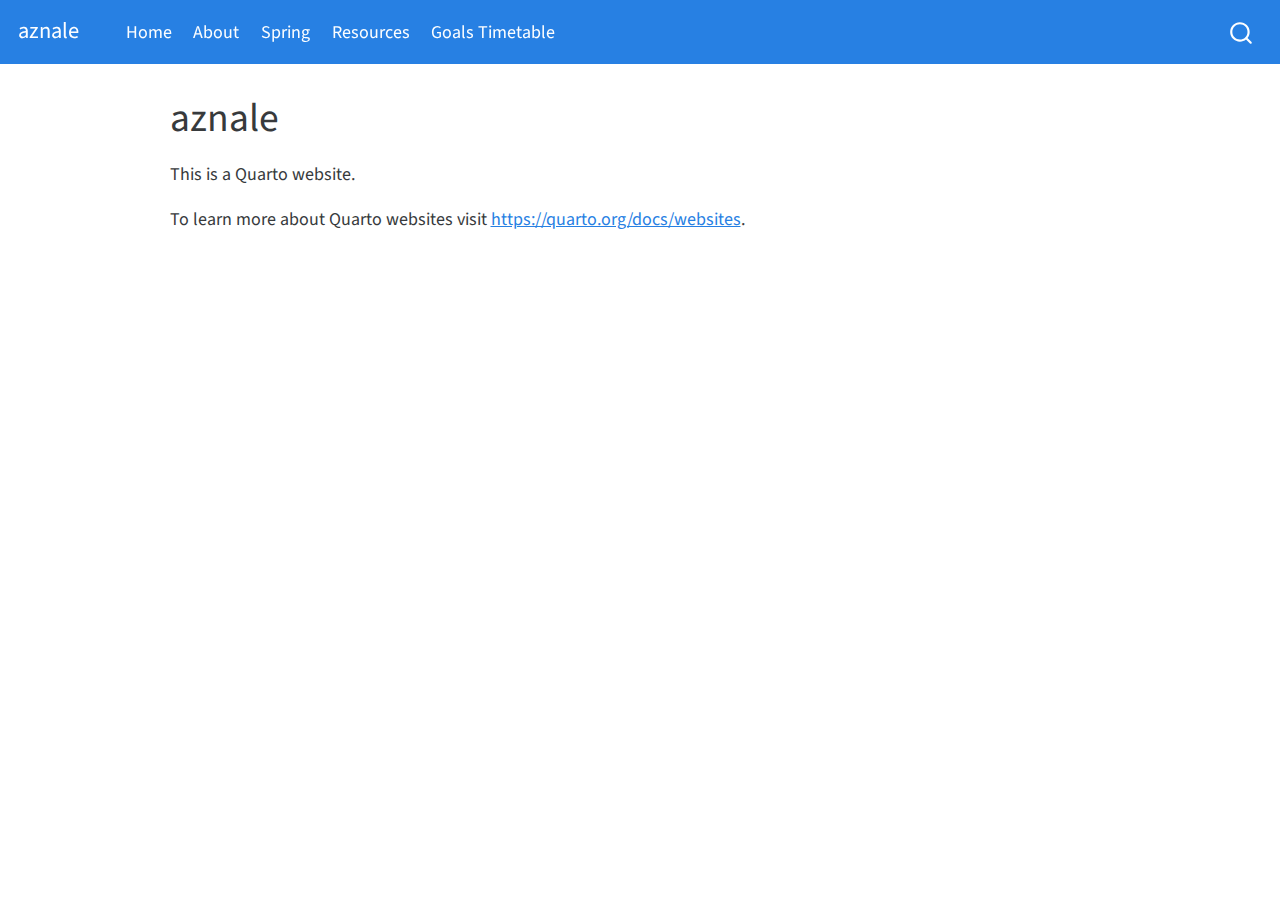
<file: index.html>
<!DOCTYPE html>
<html xmlns="http://www.w3.org/1999/xhtml" lang="en" xml:lang="en"><head>

<meta charset="utf-8">
<meta name="generator" content="quarto-1.2.335">

<meta name="viewport" content="width=device-width, initial-scale=1.0, user-scalable=yes">


<title>aznale</title>
<style>
code{white-space: pre-wrap;}
span.smallcaps{font-variant: small-caps;}
div.columns{display: flex; gap: min(4vw, 1.5em);}
div.column{flex: auto; overflow-x: auto;}
div.hanging-indent{margin-left: 1.5em; text-indent: -1.5em;}
ul.task-list{list-style: none;}
ul.task-list li input[type="checkbox"] {
  width: 0.8em;
  margin: 0 0.8em 0.2em -1.6em;
  vertical-align: middle;
}
</style>


<script src="site_libs/quarto-nav/quarto-nav.js"></script>
<script src="site_libs/quarto-nav/headroom.min.js"></script>
<script src="site_libs/clipboard/clipboard.min.js"></script>
<script src="site_libs/quarto-search/autocomplete.umd.js"></script>
<script src="site_libs/quarto-search/fuse.min.js"></script>
<script src="site_libs/quarto-search/quarto-search.js"></script>
<meta name="quarto:offset" content="./">
<script src="site_libs/quarto-html/quarto.js"></script>
<script src="site_libs/quarto-html/popper.min.js"></script>
<script src="site_libs/quarto-html/tippy.umd.min.js"></script>
<script src="site_libs/quarto-html/anchor.min.js"></script>
<link href="site_libs/quarto-html/tippy.css" rel="stylesheet">
<link href="site_libs/quarto-html/quarto-syntax-highlighting.css" rel="stylesheet" id="quarto-text-highlighting-styles">
<script src="site_libs/bootstrap/bootstrap.min.js"></script>
<link href="site_libs/bootstrap/bootstrap-icons.css" rel="stylesheet">
<link href="site_libs/bootstrap/bootstrap.min.css" rel="stylesheet" id="quarto-bootstrap" data-mode="light">
<script id="quarto-search-options" type="application/json">{
  "location": "navbar",
  "copy-button": false,
  "collapse-after": 3,
  "panel-placement": "end",
  "type": "overlay",
  "limit": 20,
  "language": {
    "search-no-results-text": "No results",
    "search-matching-documents-text": "matching documents",
    "search-copy-link-title": "Copy link to search",
    "search-hide-matches-text": "Hide additional matches",
    "search-more-match-text": "more match in this document",
    "search-more-matches-text": "more matches in this document",
    "search-clear-button-title": "Clear",
    "search-detached-cancel-button-title": "Cancel",
    "search-submit-button-title": "Submit"
  }
}</script>


<link rel="stylesheet" href="styles.css">
</head>

<body class="nav-fixed">


<div id="quarto-search-results"></div>
  <header id="quarto-header" class="headroom fixed-top">
    <nav class="navbar navbar-expand-lg navbar-dark ">
      <div class="navbar-container container-fluid">
      <div class="navbar-brand-container">
    <a class="navbar-brand" href="./index.html">
    <span class="navbar-title">aznale</span>
    </a>
  </div>
          <button class="navbar-toggler" type="button" data-bs-toggle="collapse" data-bs-target="#navbarCollapse" aria-controls="navbarCollapse" aria-expanded="false" aria-label="Toggle navigation" onclick="if (window.quartoToggleHeadroom) { window.quartoToggleHeadroom(); }">
  <span class="navbar-toggler-icon"></span>
</button>
          <div class="collapse navbar-collapse" id="navbarCollapse">
            <ul class="navbar-nav navbar-nav-scroll me-auto">
  <li class="nav-item">
    <a class="nav-link active" href="./index.html" aria-current="page">
 <span class="menu-text">Home</span></a>
  </li>  
  <li class="nav-item">
    <a class="nav-link" href="./about.html">
 <span class="menu-text">About</span></a>
  </li>  
  <li class="nav-item">
    <a class="nav-link" href="./spring.html">
 <span class="menu-text">Spring</span></a>
  </li>  
  <li class="nav-item">
    <a class="nav-link" href="./resources.html">
 <span class="menu-text">Resources</span></a>
  </li>  
  <li class="nav-item">
    <a class="nav-link" href="./goalsTimetable.html">
 <span class="menu-text">Goals Timetable</span></a>
  </li>  
</ul>
              <div id="quarto-search" class="" title="Search"></div>
          </div> <!-- /navcollapse -->
      </div> <!-- /container-fluid -->
    </nav>
</header>
<!-- content -->
<div id="quarto-content" class="quarto-container page-columns page-rows-contents page-layout-article page-navbar">
<!-- sidebar -->
<!-- margin-sidebar -->
    <div id="quarto-margin-sidebar" class="sidebar margin-sidebar">
        
    </div>
<!-- main -->
<main class="content" id="quarto-document-content">

<header id="title-block-header" class="quarto-title-block default">
<div class="quarto-title">
<h1 class="title">aznale</h1>
</div>



<div class="quarto-title-meta">

    
  
    
  </div>
  

</header>

<p>This is a Quarto website.</p>
<p>To learn more about Quarto websites visit <a href="https://quarto.org/docs/websites" class="uri">https://quarto.org/docs/websites</a>.</p>



</main> <!-- /main -->
<script id="quarto-html-after-body" type="application/javascript">
window.document.addEventListener("DOMContentLoaded", function (event) {
  const toggleBodyColorMode = (bsSheetEl) => {
    const mode = bsSheetEl.getAttribute("data-mode");
    const bodyEl = window.document.querySelector("body");
    if (mode === "dark") {
      bodyEl.classList.add("quarto-dark");
      bodyEl.classList.remove("quarto-light");
    } else {
      bodyEl.classList.add("quarto-light");
      bodyEl.classList.remove("quarto-dark");
    }
  }
  const toggleBodyColorPrimary = () => {
    const bsSheetEl = window.document.querySelector("link#quarto-bootstrap");
    if (bsSheetEl) {
      toggleBodyColorMode(bsSheetEl);
    }
  }
  toggleBodyColorPrimary();  
  const icon = "";
  const anchorJS = new window.AnchorJS();
  anchorJS.options = {
    placement: 'right',
    icon: icon
  };
  anchorJS.add('.anchored');
  const clipboard = new window.ClipboardJS('.code-copy-button', {
    target: function(trigger) {
      return trigger.previousElementSibling;
    }
  });
  clipboard.on('success', function(e) {
    // button target
    const button = e.trigger;
    // don't keep focus
    button.blur();
    // flash "checked"
    button.classList.add('code-copy-button-checked');
    var currentTitle = button.getAttribute("title");
    button.setAttribute("title", "Copied!");
    let tooltip;
    if (window.bootstrap) {
      button.setAttribute("data-bs-toggle", "tooltip");
      button.setAttribute("data-bs-placement", "left");
      button.setAttribute("data-bs-title", "Copied!");
      tooltip = new bootstrap.Tooltip(button, 
        { trigger: "manual", 
          customClass: "code-copy-button-tooltip",
          offset: [0, -8]});
      tooltip.show();    
    }
    setTimeout(function() {
      if (tooltip) {
        tooltip.hide();
        button.removeAttribute("data-bs-title");
        button.removeAttribute("data-bs-toggle");
        button.removeAttribute("data-bs-placement");
      }
      button.setAttribute("title", currentTitle);
      button.classList.remove('code-copy-button-checked');
    }, 1000);
    // clear code selection
    e.clearSelection();
  });
  function tippyHover(el, contentFn) {
    const config = {
      allowHTML: true,
      content: contentFn,
      maxWidth: 500,
      delay: 100,
      arrow: false,
      appendTo: function(el) {
          return el.parentElement;
      },
      interactive: true,
      interactiveBorder: 10,
      theme: 'quarto',
      placement: 'bottom-start'
    };
    window.tippy(el, config); 
  }
  const noterefs = window.document.querySelectorAll('a[role="doc-noteref"]');
  for (var i=0; i<noterefs.length; i++) {
    const ref = noterefs[i];
    tippyHover(ref, function() {
      // use id or data attribute instead here
      let href = ref.getAttribute('data-footnote-href') || ref.getAttribute('href');
      try { href = new URL(href).hash; } catch {}
      const id = href.replace(/^#\/?/, "");
      const note = window.document.getElementById(id);
      return note.innerHTML;
    });
  }
  const findCites = (el) => {
    const parentEl = el.parentElement;
    if (parentEl) {
      const cites = parentEl.dataset.cites;
      if (cites) {
        return {
          el,
          cites: cites.split(' ')
        };
      } else {
        return findCites(el.parentElement)
      }
    } else {
      return undefined;
    }
  };
  var bibliorefs = window.document.querySelectorAll('a[role="doc-biblioref"]');
  for (var i=0; i<bibliorefs.length; i++) {
    const ref = bibliorefs[i];
    const citeInfo = findCites(ref);
    if (citeInfo) {
      tippyHover(citeInfo.el, function() {
        var popup = window.document.createElement('div');
        citeInfo.cites.forEach(function(cite) {
          var citeDiv = window.document.createElement('div');
          citeDiv.classList.add('hanging-indent');
          citeDiv.classList.add('csl-entry');
          var biblioDiv = window.document.getElementById('ref-' + cite);
          if (biblioDiv) {
            citeDiv.innerHTML = biblioDiv.innerHTML;
          }
          popup.appendChild(citeDiv);
        });
        return popup.innerHTML;
      });
    }
  }
});
</script>
</div> <!-- /content -->



</body></html>
</file>
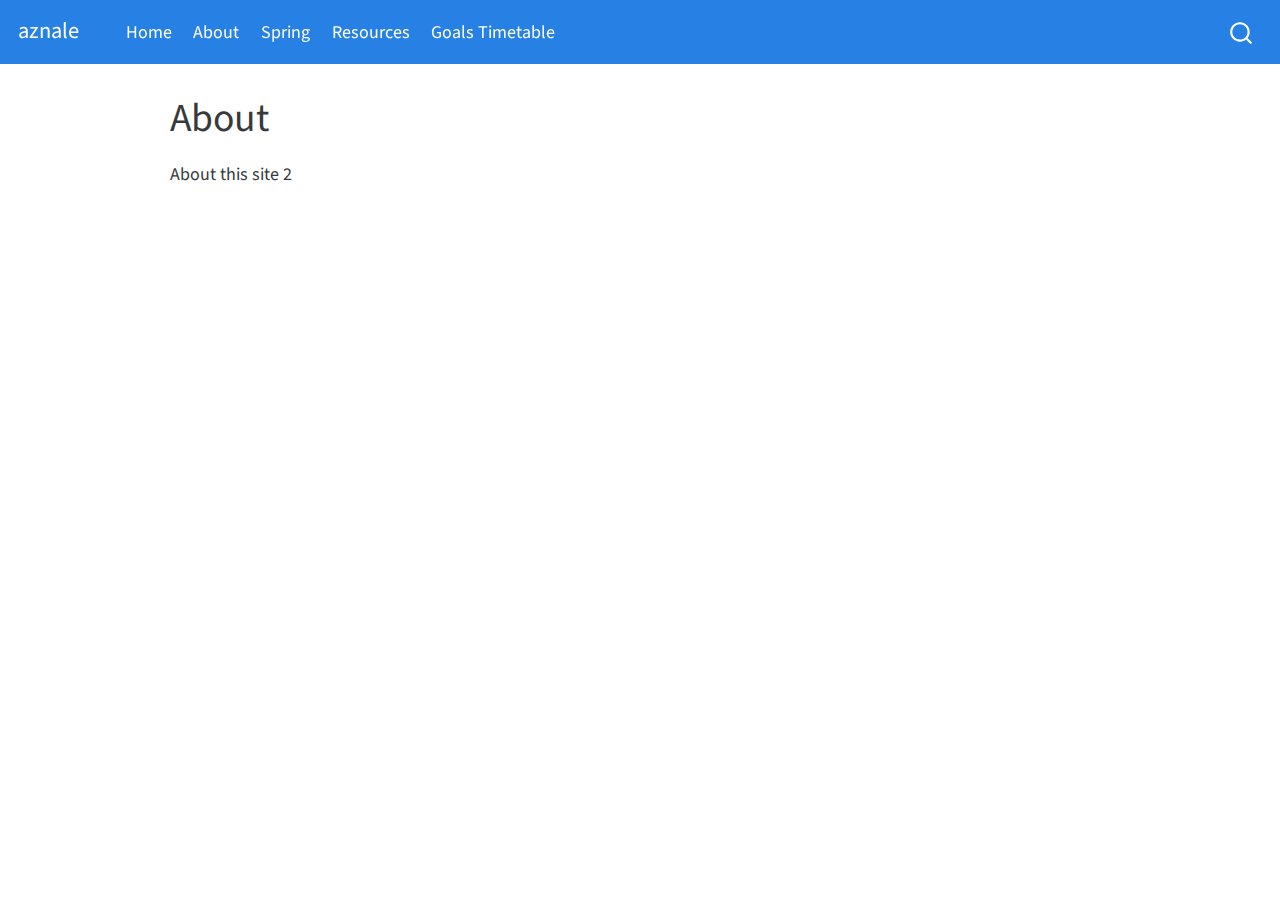
<file: about.html>
<!DOCTYPE html>
<html xmlns="http://www.w3.org/1999/xhtml" lang="en" xml:lang="en"><head>

<meta charset="utf-8">
<meta name="generator" content="quarto-1.2.335">

<meta name="viewport" content="width=device-width, initial-scale=1.0, user-scalable=yes">


<title>aznale - About</title>
<style>
code{white-space: pre-wrap;}
span.smallcaps{font-variant: small-caps;}
div.columns{display: flex; gap: min(4vw, 1.5em);}
div.column{flex: auto; overflow-x: auto;}
div.hanging-indent{margin-left: 1.5em; text-indent: -1.5em;}
ul.task-list{list-style: none;}
ul.task-list li input[type="checkbox"] {
  width: 0.8em;
  margin: 0 0.8em 0.2em -1.6em;
  vertical-align: middle;
}
</style>


<script src="site_libs/quarto-nav/quarto-nav.js"></script>
<script src="site_libs/quarto-nav/headroom.min.js"></script>
<script src="site_libs/clipboard/clipboard.min.js"></script>
<script src="site_libs/quarto-search/autocomplete.umd.js"></script>
<script src="site_libs/quarto-search/fuse.min.js"></script>
<script src="site_libs/quarto-search/quarto-search.js"></script>
<meta name="quarto:offset" content="./">
<script src="site_libs/quarto-html/quarto.js"></script>
<script src="site_libs/quarto-html/popper.min.js"></script>
<script src="site_libs/quarto-html/tippy.umd.min.js"></script>
<script src="site_libs/quarto-html/anchor.min.js"></script>
<link href="site_libs/quarto-html/tippy.css" rel="stylesheet">
<link href="site_libs/quarto-html/quarto-syntax-highlighting.css" rel="stylesheet" id="quarto-text-highlighting-styles">
<script src="site_libs/bootstrap/bootstrap.min.js"></script>
<link href="site_libs/bootstrap/bootstrap-icons.css" rel="stylesheet">
<link href="site_libs/bootstrap/bootstrap.min.css" rel="stylesheet" id="quarto-bootstrap" data-mode="light">
<script id="quarto-search-options" type="application/json">{
  "location": "navbar",
  "copy-button": false,
  "collapse-after": 3,
  "panel-placement": "end",
  "type": "overlay",
  "limit": 20,
  "language": {
    "search-no-results-text": "No results",
    "search-matching-documents-text": "matching documents",
    "search-copy-link-title": "Copy link to search",
    "search-hide-matches-text": "Hide additional matches",
    "search-more-match-text": "more match in this document",
    "search-more-matches-text": "more matches in this document",
    "search-clear-button-title": "Clear",
    "search-detached-cancel-button-title": "Cancel",
    "search-submit-button-title": "Submit"
  }
}</script>


<link rel="stylesheet" href="styles.css">
</head>

<body class="nav-fixed">


<div id="quarto-search-results"></div>
  <header id="quarto-header" class="headroom fixed-top">
    <nav class="navbar navbar-expand-lg navbar-dark ">
      <div class="navbar-container container-fluid">
      <div class="navbar-brand-container">
    <a class="navbar-brand" href="./index.html">
    <span class="navbar-title">aznale</span>
    </a>
  </div>
          <button class="navbar-toggler" type="button" data-bs-toggle="collapse" data-bs-target="#navbarCollapse" aria-controls="navbarCollapse" aria-expanded="false" aria-label="Toggle navigation" onclick="if (window.quartoToggleHeadroom) { window.quartoToggleHeadroom(); }">
  <span class="navbar-toggler-icon"></span>
</button>
          <div class="collapse navbar-collapse" id="navbarCollapse">
            <ul class="navbar-nav navbar-nav-scroll me-auto">
  <li class="nav-item">
    <a class="nav-link" href="./index.html">
 <span class="menu-text">Home</span></a>
  </li>  
  <li class="nav-item">
    <a class="nav-link active" href="./about.html" aria-current="page">
 <span class="menu-text">About</span></a>
  </li>  
  <li class="nav-item">
    <a class="nav-link" href="./spring.html">
 <span class="menu-text">Spring</span></a>
  </li>  
  <li class="nav-item">
    <a class="nav-link" href="./resources.html">
 <span class="menu-text">Resources</span></a>
  </li>  
  <li class="nav-item">
    <a class="nav-link" href="./goalsTimetable.html">
 <span class="menu-text">Goals Timetable</span></a>
  </li>  
</ul>
              <div id="quarto-search" class="" title="Search"></div>
          </div> <!-- /navcollapse -->
      </div> <!-- /container-fluid -->
    </nav>
</header>
<!-- content -->
<div id="quarto-content" class="quarto-container page-columns page-rows-contents page-layout-article page-navbar">
<!-- sidebar -->
<!-- margin-sidebar -->
    <div id="quarto-margin-sidebar" class="sidebar margin-sidebar">
        
    </div>
<!-- main -->
<main class="content" id="quarto-document-content">

<header id="title-block-header" class="quarto-title-block default">
<div class="quarto-title">
<h1 class="title">About</h1>
</div>



<div class="quarto-title-meta">

    
  
    
  </div>
  

</header>

<p>About this site 2</p>



</main> <!-- /main -->
<script id="quarto-html-after-body" type="application/javascript">
window.document.addEventListener("DOMContentLoaded", function (event) {
  const toggleBodyColorMode = (bsSheetEl) => {
    const mode = bsSheetEl.getAttribute("data-mode");
    const bodyEl = window.document.querySelector("body");
    if (mode === "dark") {
      bodyEl.classList.add("quarto-dark");
      bodyEl.classList.remove("quarto-light");
    } else {
      bodyEl.classList.add("quarto-light");
      bodyEl.classList.remove("quarto-dark");
    }
  }
  const toggleBodyColorPrimary = () => {
    const bsSheetEl = window.document.querySelector("link#quarto-bootstrap");
    if (bsSheetEl) {
      toggleBodyColorMode(bsSheetEl);
    }
  }
  toggleBodyColorPrimary();  
  const icon = "";
  const anchorJS = new window.AnchorJS();
  anchorJS.options = {
    placement: 'right',
    icon: icon
  };
  anchorJS.add('.anchored');
  const clipboard = new window.ClipboardJS('.code-copy-button', {
    target: function(trigger) {
      return trigger.previousElementSibling;
    }
  });
  clipboard.on('success', function(e) {
    // button target
    const button = e.trigger;
    // don't keep focus
    button.blur();
    // flash "checked"
    button.classList.add('code-copy-button-checked');
    var currentTitle = button.getAttribute("title");
    button.setAttribute("title", "Copied!");
    let tooltip;
    if (window.bootstrap) {
      button.setAttribute("data-bs-toggle", "tooltip");
      button.setAttribute("data-bs-placement", "left");
      button.setAttribute("data-bs-title", "Copied!");
      tooltip = new bootstrap.Tooltip(button, 
        { trigger: "manual", 
          customClass: "code-copy-button-tooltip",
          offset: [0, -8]});
      tooltip.show();    
    }
    setTimeout(function() {
      if (tooltip) {
        tooltip.hide();
        button.removeAttribute("data-bs-title");
        button.removeAttribute("data-bs-toggle");
        button.removeAttribute("data-bs-placement");
      }
      button.setAttribute("title", currentTitle);
      button.classList.remove('code-copy-button-checked');
    }, 1000);
    // clear code selection
    e.clearSelection();
  });
  function tippyHover(el, contentFn) {
    const config = {
      allowHTML: true,
      content: contentFn,
      maxWidth: 500,
      delay: 100,
      arrow: false,
      appendTo: function(el) {
          return el.parentElement;
      },
      interactive: true,
      interactiveBorder: 10,
      theme: 'quarto',
      placement: 'bottom-start'
    };
    window.tippy(el, config); 
  }
  const noterefs = window.document.querySelectorAll('a[role="doc-noteref"]');
  for (var i=0; i<noterefs.length; i++) {
    const ref = noterefs[i];
    tippyHover(ref, function() {
      // use id or data attribute instead here
      let href = ref.getAttribute('data-footnote-href') || ref.getAttribute('href');
      try { href = new URL(href).hash; } catch {}
      const id = href.replace(/^#\/?/, "");
      const note = window.document.getElementById(id);
      return note.innerHTML;
    });
  }
  const findCites = (el) => {
    const parentEl = el.parentElement;
    if (parentEl) {
      const cites = parentEl.dataset.cites;
      if (cites) {
        return {
          el,
          cites: cites.split(' ')
        };
      } else {
        return findCites(el.parentElement)
      }
    } else {
      return undefined;
    }
  };
  var bibliorefs = window.document.querySelectorAll('a[role="doc-biblioref"]');
  for (var i=0; i<bibliorefs.length; i++) {
    const ref = bibliorefs[i];
    const citeInfo = findCites(ref);
    if (citeInfo) {
      tippyHover(citeInfo.el, function() {
        var popup = window.document.createElement('div');
        citeInfo.cites.forEach(function(cite) {
          var citeDiv = window.document.createElement('div');
          citeDiv.classList.add('hanging-indent');
          citeDiv.classList.add('csl-entry');
          var biblioDiv = window.document.getElementById('ref-' + cite);
          if (biblioDiv) {
            citeDiv.innerHTML = biblioDiv.innerHTML;
          }
          popup.appendChild(citeDiv);
        });
        return popup.innerHTML;
      });
    }
  }
});
</script>
</div> <!-- /content -->



</body></html>
</file>
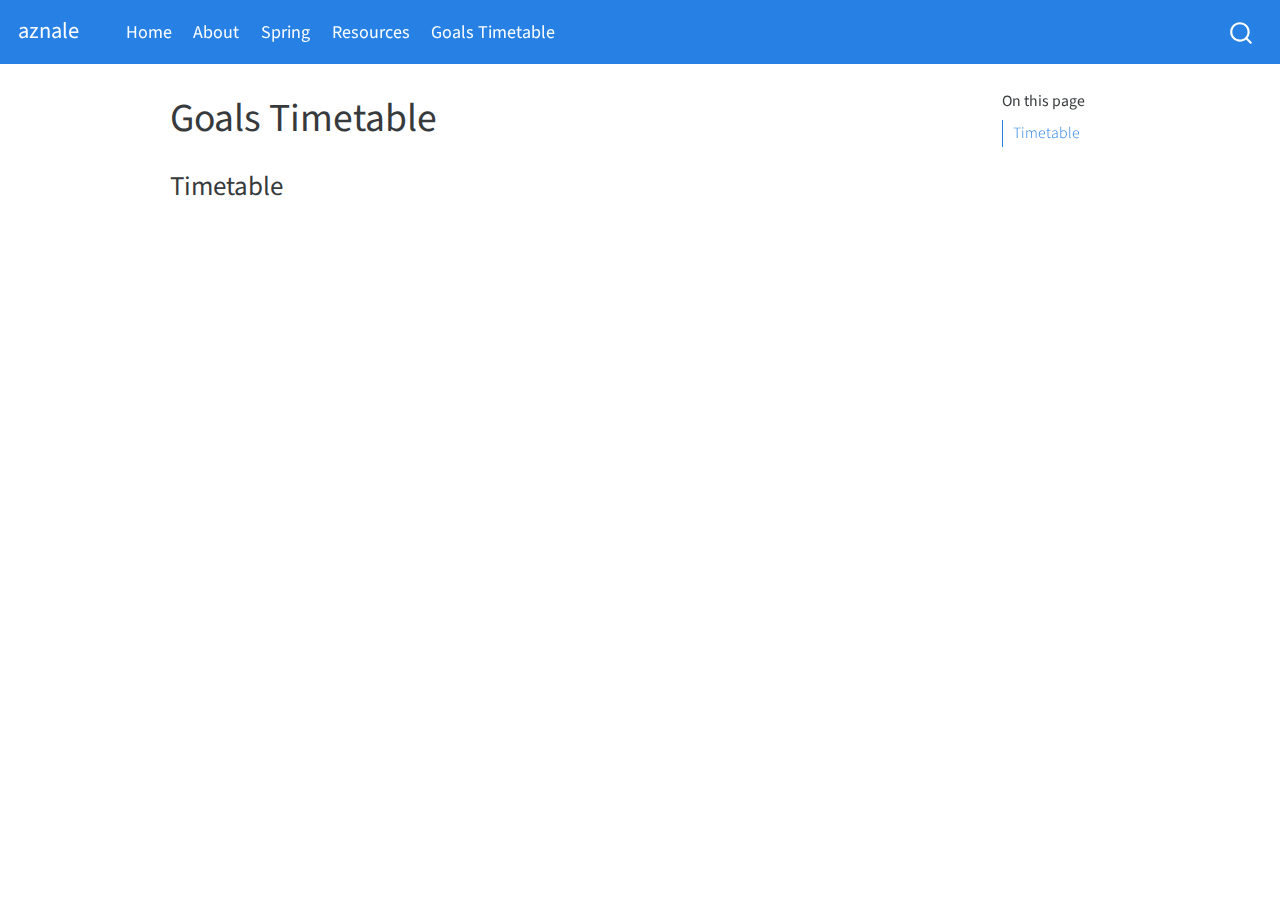
<file: goalsTimetable.html>
<!DOCTYPE html>
<html xmlns="http://www.w3.org/1999/xhtml" lang="en" xml:lang="en"><head>

<meta charset="utf-8">
<meta name="generator" content="quarto-1.2.335">

<meta name="viewport" content="width=device-width, initial-scale=1.0, user-scalable=yes">


<title>aznale - Goals Timetable</title>
<style>
code{white-space: pre-wrap;}
span.smallcaps{font-variant: small-caps;}
div.columns{display: flex; gap: min(4vw, 1.5em);}
div.column{flex: auto; overflow-x: auto;}
div.hanging-indent{margin-left: 1.5em; text-indent: -1.5em;}
ul.task-list{list-style: none;}
ul.task-list li input[type="checkbox"] {
  width: 0.8em;
  margin: 0 0.8em 0.2em -1.6em;
  vertical-align: middle;
}
</style>


<script src="site_libs/quarto-nav/quarto-nav.js"></script>
<script src="site_libs/quarto-nav/headroom.min.js"></script>
<script src="site_libs/clipboard/clipboard.min.js"></script>
<script src="site_libs/quarto-search/autocomplete.umd.js"></script>
<script src="site_libs/quarto-search/fuse.min.js"></script>
<script src="site_libs/quarto-search/quarto-search.js"></script>
<meta name="quarto:offset" content="./">
<script src="site_libs/quarto-html/quarto.js"></script>
<script src="site_libs/quarto-html/popper.min.js"></script>
<script src="site_libs/quarto-html/tippy.umd.min.js"></script>
<script src="site_libs/quarto-html/anchor.min.js"></script>
<link href="site_libs/quarto-html/tippy.css" rel="stylesheet">
<link href="site_libs/quarto-html/quarto-syntax-highlighting.css" rel="stylesheet" id="quarto-text-highlighting-styles">
<script src="site_libs/bootstrap/bootstrap.min.js"></script>
<link href="site_libs/bootstrap/bootstrap-icons.css" rel="stylesheet">
<link href="site_libs/bootstrap/bootstrap.min.css" rel="stylesheet" id="quarto-bootstrap" data-mode="light">
<script id="quarto-search-options" type="application/json">{
  "location": "navbar",
  "copy-button": false,
  "collapse-after": 3,
  "panel-placement": "end",
  "type": "overlay",
  "limit": 20,
  "language": {
    "search-no-results-text": "No results",
    "search-matching-documents-text": "matching documents",
    "search-copy-link-title": "Copy link to search",
    "search-hide-matches-text": "Hide additional matches",
    "search-more-match-text": "more match in this document",
    "search-more-matches-text": "more matches in this document",
    "search-clear-button-title": "Clear",
    "search-detached-cancel-button-title": "Cancel",
    "search-submit-button-title": "Submit"
  }
}</script>


<link rel="stylesheet" href="styles.css">
</head>

<body class="nav-fixed">


<div id="quarto-search-results"></div>
  <header id="quarto-header" class="headroom fixed-top">
    <nav class="navbar navbar-expand-lg navbar-dark ">
      <div class="navbar-container container-fluid">
      <div class="navbar-brand-container">
    <a class="navbar-brand" href="./index.html">
    <span class="navbar-title">aznale</span>
    </a>
  </div>
          <button class="navbar-toggler" type="button" data-bs-toggle="collapse" data-bs-target="#navbarCollapse" aria-controls="navbarCollapse" aria-expanded="false" aria-label="Toggle navigation" onclick="if (window.quartoToggleHeadroom) { window.quartoToggleHeadroom(); }">
  <span class="navbar-toggler-icon"></span>
</button>
          <div class="collapse navbar-collapse" id="navbarCollapse">
            <ul class="navbar-nav navbar-nav-scroll me-auto">
  <li class="nav-item">
    <a class="nav-link" href="./index.html">
 <span class="menu-text">Home</span></a>
  </li>  
  <li class="nav-item">
    <a class="nav-link" href="./about.html">
 <span class="menu-text">About</span></a>
  </li>  
  <li class="nav-item">
    <a class="nav-link" href="./spring.html">
 <span class="menu-text">Spring</span></a>
  </li>  
  <li class="nav-item">
    <a class="nav-link" href="./resources.html">
 <span class="menu-text">Resources</span></a>
  </li>  
  <li class="nav-item">
    <a class="nav-link active" href="./goalsTimetable.html" aria-current="page">
 <span class="menu-text">Goals Timetable</span></a>
  </li>  
</ul>
              <div id="quarto-search" class="" title="Search"></div>
          </div> <!-- /navcollapse -->
      </div> <!-- /container-fluid -->
    </nav>
</header>
<!-- content -->
<div id="quarto-content" class="quarto-container page-columns page-rows-contents page-layout-article page-navbar">
<!-- sidebar -->
<!-- margin-sidebar -->
    <div id="quarto-margin-sidebar" class="sidebar margin-sidebar">
        <nav id="TOC" role="doc-toc" class="toc-active">
    <h2 id="toc-title">On this page</h2>
   
  <ul>
  <li><a href="#timetable" id="toc-timetable" class="nav-link active" data-scroll-target="#timetable">Timetable</a></li>
  </ul>
</nav>
    </div>
<!-- main -->
<main class="content" id="quarto-document-content">

<header id="title-block-header" class="quarto-title-block default">
<div class="quarto-title">
<h1 class="title">Goals Timetable</h1>
</div>



<div class="quarto-title-meta">

    
  
    
  </div>
  

</header>

<section id="timetable" class="level3">
<h3 class="anchored" data-anchor-id="timetable">Timetable</h3>


</section>

</main> <!-- /main -->
<script id="quarto-html-after-body" type="application/javascript">
window.document.addEventListener("DOMContentLoaded", function (event) {
  const toggleBodyColorMode = (bsSheetEl) => {
    const mode = bsSheetEl.getAttribute("data-mode");
    const bodyEl = window.document.querySelector("body");
    if (mode === "dark") {
      bodyEl.classList.add("quarto-dark");
      bodyEl.classList.remove("quarto-light");
    } else {
      bodyEl.classList.add("quarto-light");
      bodyEl.classList.remove("quarto-dark");
    }
  }
  const toggleBodyColorPrimary = () => {
    const bsSheetEl = window.document.querySelector("link#quarto-bootstrap");
    if (bsSheetEl) {
      toggleBodyColorMode(bsSheetEl);
    }
  }
  toggleBodyColorPrimary();  
  const icon = "";
  const anchorJS = new window.AnchorJS();
  anchorJS.options = {
    placement: 'right',
    icon: icon
  };
  anchorJS.add('.anchored');
  const clipboard = new window.ClipboardJS('.code-copy-button', {
    target: function(trigger) {
      return trigger.previousElementSibling;
    }
  });
  clipboard.on('success', function(e) {
    // button target
    const button = e.trigger;
    // don't keep focus
    button.blur();
    // flash "checked"
    button.classList.add('code-copy-button-checked');
    var currentTitle = button.getAttribute("title");
    button.setAttribute("title", "Copied!");
    let tooltip;
    if (window.bootstrap) {
      button.setAttribute("data-bs-toggle", "tooltip");
      button.setAttribute("data-bs-placement", "left");
      button.setAttribute("data-bs-title", "Copied!");
      tooltip = new bootstrap.Tooltip(button, 
        { trigger: "manual", 
          customClass: "code-copy-button-tooltip",
          offset: [0, -8]});
      tooltip.show();    
    }
    setTimeout(function() {
      if (tooltip) {
        tooltip.hide();
        button.removeAttribute("data-bs-title");
        button.removeAttribute("data-bs-toggle");
        button.removeAttribute("data-bs-placement");
      }
      button.setAttribute("title", currentTitle);
      button.classList.remove('code-copy-button-checked');
    }, 1000);
    // clear code selection
    e.clearSelection();
  });
  function tippyHover(el, contentFn) {
    const config = {
      allowHTML: true,
      content: contentFn,
      maxWidth: 500,
      delay: 100,
      arrow: false,
      appendTo: function(el) {
          return el.parentElement;
      },
      interactive: true,
      interactiveBorder: 10,
      theme: 'quarto',
      placement: 'bottom-start'
    };
    window.tippy(el, config); 
  }
  const noterefs = window.document.querySelectorAll('a[role="doc-noteref"]');
  for (var i=0; i<noterefs.length; i++) {
    const ref = noterefs[i];
    tippyHover(ref, function() {
      // use id or data attribute instead here
      let href = ref.getAttribute('data-footnote-href') || ref.getAttribute('href');
      try { href = new URL(href).hash; } catch {}
      const id = href.replace(/^#\/?/, "");
      const note = window.document.getElementById(id);
      return note.innerHTML;
    });
  }
  const findCites = (el) => {
    const parentEl = el.parentElement;
    if (parentEl) {
      const cites = parentEl.dataset.cites;
      if (cites) {
        return {
          el,
          cites: cites.split(' ')
        };
      } else {
        return findCites(el.parentElement)
      }
    } else {
      return undefined;
    }
  };
  var bibliorefs = window.document.querySelectorAll('a[role="doc-biblioref"]');
  for (var i=0; i<bibliorefs.length; i++) {
    const ref = bibliorefs[i];
    const citeInfo = findCites(ref);
    if (citeInfo) {
      tippyHover(citeInfo.el, function() {
        var popup = window.document.createElement('div');
        citeInfo.cites.forEach(function(cite) {
          var citeDiv = window.document.createElement('div');
          citeDiv.classList.add('hanging-indent');
          citeDiv.classList.add('csl-entry');
          var biblioDiv = window.document.getElementById('ref-' + cite);
          if (biblioDiv) {
            citeDiv.innerHTML = biblioDiv.innerHTML;
          }
          popup.appendChild(citeDiv);
        });
        return popup.innerHTML;
      });
    }
  }
});
</script>
</div> <!-- /content -->



</body></html>
</file>
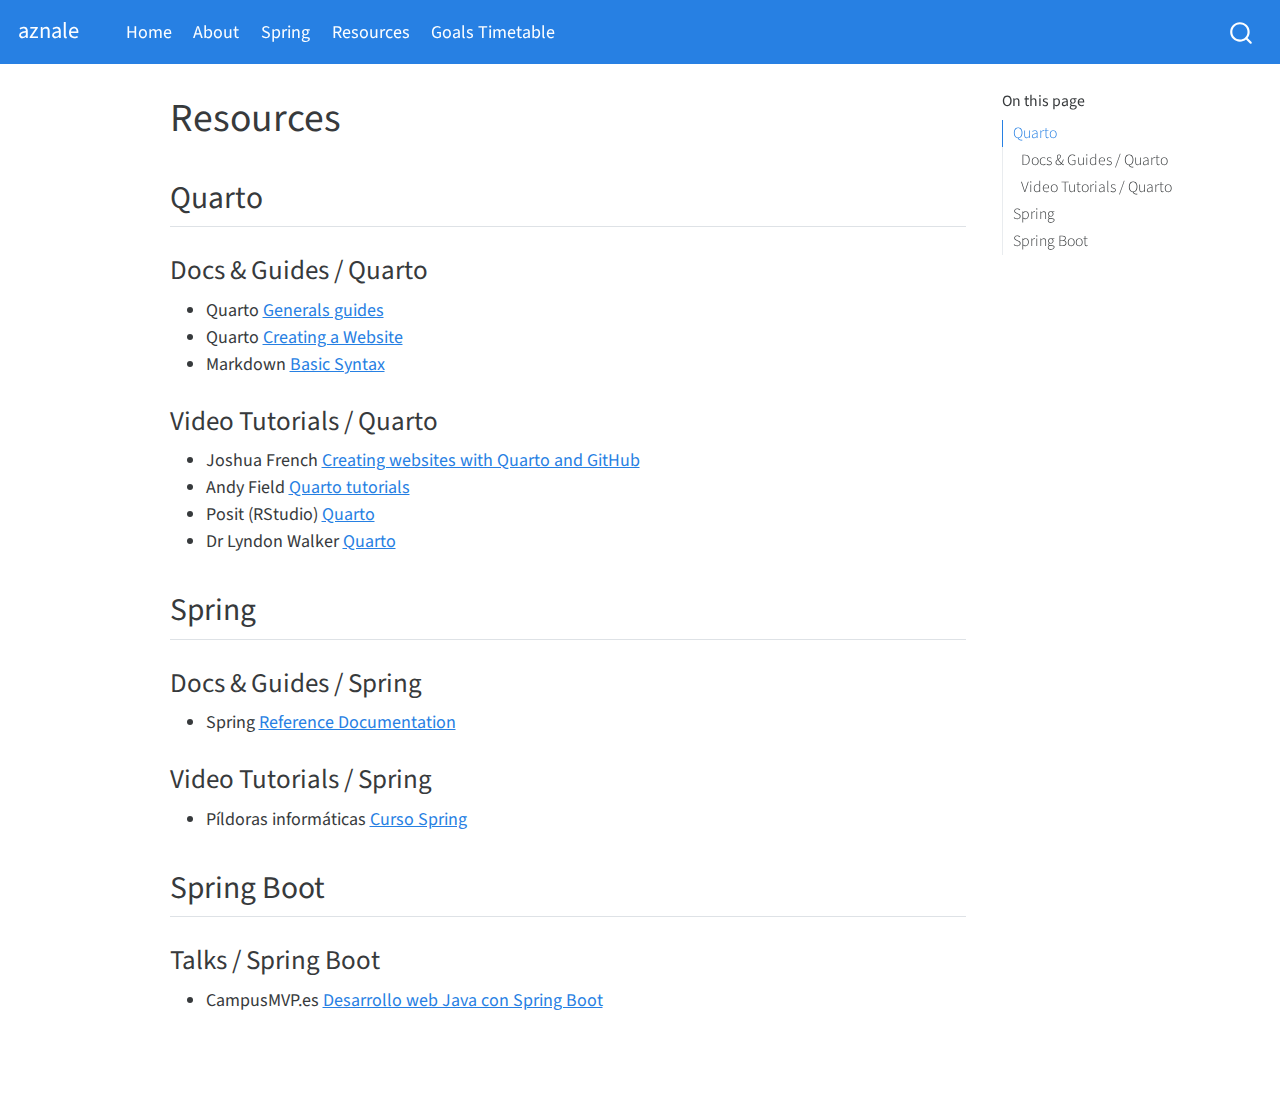
<file: resources.html>
<!DOCTYPE html>
<html xmlns="http://www.w3.org/1999/xhtml" lang="en" xml:lang="en"><head>

<meta charset="utf-8">
<meta name="generator" content="quarto-1.2.335">

<meta name="viewport" content="width=device-width, initial-scale=1.0, user-scalable=yes">


<title>aznale - Resources</title>
<style>
code{white-space: pre-wrap;}
span.smallcaps{font-variant: small-caps;}
div.columns{display: flex; gap: min(4vw, 1.5em);}
div.column{flex: auto; overflow-x: auto;}
div.hanging-indent{margin-left: 1.5em; text-indent: -1.5em;}
ul.task-list{list-style: none;}
ul.task-list li input[type="checkbox"] {
  width: 0.8em;
  margin: 0 0.8em 0.2em -1.6em;
  vertical-align: middle;
}
</style>


<script src="site_libs/quarto-nav/quarto-nav.js"></script>
<script src="site_libs/quarto-nav/headroom.min.js"></script>
<script src="site_libs/clipboard/clipboard.min.js"></script>
<script src="site_libs/quarto-search/autocomplete.umd.js"></script>
<script src="site_libs/quarto-search/fuse.min.js"></script>
<script src="site_libs/quarto-search/quarto-search.js"></script>
<meta name="quarto:offset" content="./">
<script src="site_libs/quarto-html/quarto.js"></script>
<script src="site_libs/quarto-html/popper.min.js"></script>
<script src="site_libs/quarto-html/tippy.umd.min.js"></script>
<script src="site_libs/quarto-html/anchor.min.js"></script>
<link href="site_libs/quarto-html/tippy.css" rel="stylesheet">
<link href="site_libs/quarto-html/quarto-syntax-highlighting.css" rel="stylesheet" id="quarto-text-highlighting-styles">
<script src="site_libs/bootstrap/bootstrap.min.js"></script>
<link href="site_libs/bootstrap/bootstrap-icons.css" rel="stylesheet">
<link href="site_libs/bootstrap/bootstrap.min.css" rel="stylesheet" id="quarto-bootstrap" data-mode="light">
<script id="quarto-search-options" type="application/json">{
  "location": "navbar",
  "copy-button": false,
  "collapse-after": 3,
  "panel-placement": "end",
  "type": "overlay",
  "limit": 20,
  "language": {
    "search-no-results-text": "No results",
    "search-matching-documents-text": "matching documents",
    "search-copy-link-title": "Copy link to search",
    "search-hide-matches-text": "Hide additional matches",
    "search-more-match-text": "more match in this document",
    "search-more-matches-text": "more matches in this document",
    "search-clear-button-title": "Clear",
    "search-detached-cancel-button-title": "Cancel",
    "search-submit-button-title": "Submit"
  }
}</script>


<link rel="stylesheet" href="styles.css">
</head>

<body class="nav-fixed">


<div id="quarto-search-results"></div>
  <header id="quarto-header" class="headroom fixed-top">
    <nav class="navbar navbar-expand-lg navbar-dark ">
      <div class="navbar-container container-fluid">
      <div class="navbar-brand-container">
    <a class="navbar-brand" href="./index.html">
    <span class="navbar-title">aznale</span>
    </a>
  </div>
          <button class="navbar-toggler" type="button" data-bs-toggle="collapse" data-bs-target="#navbarCollapse" aria-controls="navbarCollapse" aria-expanded="false" aria-label="Toggle navigation" onclick="if (window.quartoToggleHeadroom) { window.quartoToggleHeadroom(); }">
  <span class="navbar-toggler-icon"></span>
</button>
          <div class="collapse navbar-collapse" id="navbarCollapse">
            <ul class="navbar-nav navbar-nav-scroll me-auto">
  <li class="nav-item">
    <a class="nav-link" href="./index.html">
 <span class="menu-text">Home</span></a>
  </li>  
  <li class="nav-item">
    <a class="nav-link" href="./about.html">
 <span class="menu-text">About</span></a>
  </li>  
  <li class="nav-item">
    <a class="nav-link" href="./spring.html">
 <span class="menu-text">Spring</span></a>
  </li>  
  <li class="nav-item">
    <a class="nav-link active" href="./resources.html" aria-current="page">
 <span class="menu-text">Resources</span></a>
  </li>  
  <li class="nav-item">
    <a class="nav-link" href="./goalsTimetable.html">
 <span class="menu-text">Goals Timetable</span></a>
  </li>  
</ul>
              <div id="quarto-search" class="" title="Search"></div>
          </div> <!-- /navcollapse -->
      </div> <!-- /container-fluid -->
    </nav>
</header>
<!-- content -->
<div id="quarto-content" class="quarto-container page-columns page-rows-contents page-layout-article page-navbar">
<!-- sidebar -->
<!-- margin-sidebar -->
    <div id="quarto-margin-sidebar" class="sidebar margin-sidebar">
        <nav id="TOC" role="doc-toc" class="toc-active">
    <h2 id="toc-title">On this page</h2>
   
  <ul>
  <li><a href="#quarto" id="toc-quarto" class="nav-link active" data-scroll-target="#quarto">Quarto</a>
  <ul class="collapse">
  <li><a href="#docs-guides-quarto" id="toc-docs-guides-quarto" class="nav-link" data-scroll-target="#docs-guides-quarto">Docs &amp; Guides / Quarto</a></li>
  <li><a href="#video-tutorials-quarto" id="toc-video-tutorials-quarto" class="nav-link" data-scroll-target="#video-tutorials-quarto">Video Tutorials / Quarto</a></li>
  </ul></li>
  <li><a href="#spring" id="toc-spring" class="nav-link" data-scroll-target="#spring">Spring</a>
  <ul class="collapse">
  <li><a href="#docs-guides-spring" id="toc-docs-guides-spring" class="nav-link" data-scroll-target="#docs-guides-spring">Docs &amp; Guides / Spring</a></li>
  <li><a href="#video-tutorials-spring" id="toc-video-tutorials-spring" class="nav-link" data-scroll-target="#video-tutorials-spring">Video Tutorials / Spring</a></li>
  </ul></li>
  <li><a href="#spring-boot" id="toc-spring-boot" class="nav-link" data-scroll-target="#spring-boot">Spring Boot</a>
  <ul class="collapse">
  <li><a href="#talks-spring-boot" id="toc-talks-spring-boot" class="nav-link" data-scroll-target="#talks-spring-boot">Talks / Spring Boot</a></li>
  </ul></li>
  </ul>
</nav>
    </div>
<!-- main -->
<main class="content" id="quarto-document-content">

<header id="title-block-header" class="quarto-title-block default">
<div class="quarto-title">
<h1 class="title">Resources</h1>
</div>



<div class="quarto-title-meta">

    
  
    
  </div>
  

</header>

<section id="quarto" class="level2">
<h2 class="anchored" data-anchor-id="quarto">Quarto</h2>
<section id="docs-guides-quarto" class="level3">
<h3 class="anchored" data-anchor-id="docs-guides-quarto">Docs &amp; Guides / Quarto</h3>
<ul>
<li>Quarto <a href="https://quarto.org/docs/guide/">Generals guides</a></li>
<li>Quarto <a href="https://quarto.org/docs/websites/">Creating a Website</a></li>
<li>Markdown <a href="https://www.markdownguide.org/basic-syntax/">Basic Syntax</a></li>
</ul>
</section>
<section id="video-tutorials-quarto" class="level3">
<h3 class="anchored" data-anchor-id="video-tutorials-quarto">Video Tutorials / Quarto</h3>
<ul>
<li>Joshua French <a href="https://www.youtube.com/watch?v=e9qCS8ODs4o&amp;list=PLkrJrLs7xfbXcEKhTCKRSr2VXH4yiBeXo">Creating websites with Quarto and GitHub</a></li>
<li>Andy Field <a href="https://www.youtube.com/watch?v=4rKWIJXe3mA&amp;list=PLEzw67WWDg80-fT1hq2IZf7D62tRmKy8f&amp;index=1">Quarto tutorials</a></li>
<li>Posit (RStudio) <a href="https://www.youtube.com/watch?v=yvi5uXQMvu4&amp;list=PL9HYL-VRX0oRupficE2l5DGgVIzpypTHs">Quarto</a></li>
<li>Dr Lyndon Walker <a href="https://www.youtube.com/watch?v=yAlhq8yhLsw&amp;list=PL4Brb3wh2n0wbAONByKD6mfGihKoTk6kf">Quarto</a></li>
</ul>
</section>
</section>
<section id="spring" class="level2">
<h2 class="anchored" data-anchor-id="spring">Spring</h2>
<section id="docs-guides-spring" class="level3">
<h3 class="anchored" data-anchor-id="docs-guides-spring">Docs &amp; Guides / Spring</h3>
<ul>
<li>Spring <a href="https://docs.spring.io/spring-framework/docs/3.0.x/spring-framework-reference/html/index.html">Reference Documentation</a></li>
</ul>
</section>
<section id="video-tutorials-spring" class="level3">
<h3 class="anchored" data-anchor-id="video-tutorials-spring">Video Tutorials / Spring</h3>
<ul>
<li>Píldoras informáticas <a href="https://www.youtube.com/watch?v=kFIvslQQZ9k&amp;list=PLU8oAlHdN5Blq85GIxtKjIXdfHPksV_Hm">Curso Spring</a></li>
</ul>
</section>
</section>
<section id="spring-boot" class="level2">
<h2 class="anchored" data-anchor-id="spring-boot">Spring Boot</h2>
<section id="talks-spring-boot" class="level3">
<h3 class="anchored" data-anchor-id="talks-spring-boot">Talks / Spring Boot</h3>
<ul>
<li>CampusMVP.es <a href="https://www.youtube.com/watch?v=ajA6F1y8iYE&amp;t=114s">Desarrollo web Java con Spring Boot</a></li>
</ul>


</section>
</section>

</main> <!-- /main -->
<script id="quarto-html-after-body" type="application/javascript">
window.document.addEventListener("DOMContentLoaded", function (event) {
  const toggleBodyColorMode = (bsSheetEl) => {
    const mode = bsSheetEl.getAttribute("data-mode");
    const bodyEl = window.document.querySelector("body");
    if (mode === "dark") {
      bodyEl.classList.add("quarto-dark");
      bodyEl.classList.remove("quarto-light");
    } else {
      bodyEl.classList.add("quarto-light");
      bodyEl.classList.remove("quarto-dark");
    }
  }
  const toggleBodyColorPrimary = () => {
    const bsSheetEl = window.document.querySelector("link#quarto-bootstrap");
    if (bsSheetEl) {
      toggleBodyColorMode(bsSheetEl);
    }
  }
  toggleBodyColorPrimary();  
  const icon = "";
  const anchorJS = new window.AnchorJS();
  anchorJS.options = {
    placement: 'right',
    icon: icon
  };
  anchorJS.add('.anchored');
  const clipboard = new window.ClipboardJS('.code-copy-button', {
    target: function(trigger) {
      return trigger.previousElementSibling;
    }
  });
  clipboard.on('success', function(e) {
    // button target
    const button = e.trigger;
    // don't keep focus
    button.blur();
    // flash "checked"
    button.classList.add('code-copy-button-checked');
    var currentTitle = button.getAttribute("title");
    button.setAttribute("title", "Copied!");
    let tooltip;
    if (window.bootstrap) {
      button.setAttribute("data-bs-toggle", "tooltip");
      button.setAttribute("data-bs-placement", "left");
      button.setAttribute("data-bs-title", "Copied!");
      tooltip = new bootstrap.Tooltip(button, 
        { trigger: "manual", 
          customClass: "code-copy-button-tooltip",
          offset: [0, -8]});
      tooltip.show();    
    }
    setTimeout(function() {
      if (tooltip) {
        tooltip.hide();
        button.removeAttribute("data-bs-title");
        button.removeAttribute("data-bs-toggle");
        button.removeAttribute("data-bs-placement");
      }
      button.setAttribute("title", currentTitle);
      button.classList.remove('code-copy-button-checked');
    }, 1000);
    // clear code selection
    e.clearSelection();
  });
  function tippyHover(el, contentFn) {
    const config = {
      allowHTML: true,
      content: contentFn,
      maxWidth: 500,
      delay: 100,
      arrow: false,
      appendTo: function(el) {
          return el.parentElement;
      },
      interactive: true,
      interactiveBorder: 10,
      theme: 'quarto',
      placement: 'bottom-start'
    };
    window.tippy(el, config); 
  }
  const noterefs = window.document.querySelectorAll('a[role="doc-noteref"]');
  for (var i=0; i<noterefs.length; i++) {
    const ref = noterefs[i];
    tippyHover(ref, function() {
      // use id or data attribute instead here
      let href = ref.getAttribute('data-footnote-href') || ref.getAttribute('href');
      try { href = new URL(href).hash; } catch {}
      const id = href.replace(/^#\/?/, "");
      const note = window.document.getElementById(id);
      return note.innerHTML;
    });
  }
  const findCites = (el) => {
    const parentEl = el.parentElement;
    if (parentEl) {
      const cites = parentEl.dataset.cites;
      if (cites) {
        return {
          el,
          cites: cites.split(' ')
        };
      } else {
        return findCites(el.parentElement)
      }
    } else {
      return undefined;
    }
  };
  var bibliorefs = window.document.querySelectorAll('a[role="doc-biblioref"]');
  for (var i=0; i<bibliorefs.length; i++) {
    const ref = bibliorefs[i];
    const citeInfo = findCites(ref);
    if (citeInfo) {
      tippyHover(citeInfo.el, function() {
        var popup = window.document.createElement('div');
        citeInfo.cites.forEach(function(cite) {
          var citeDiv = window.document.createElement('div');
          citeDiv.classList.add('hanging-indent');
          citeDiv.classList.add('csl-entry');
          var biblioDiv = window.document.getElementById('ref-' + cite);
          if (biblioDiv) {
            citeDiv.innerHTML = biblioDiv.innerHTML;
          }
          popup.appendChild(citeDiv);
        });
        return popup.innerHTML;
      });
    }
  }
});
</script>
</div> <!-- /content -->



</body></html>
</file>
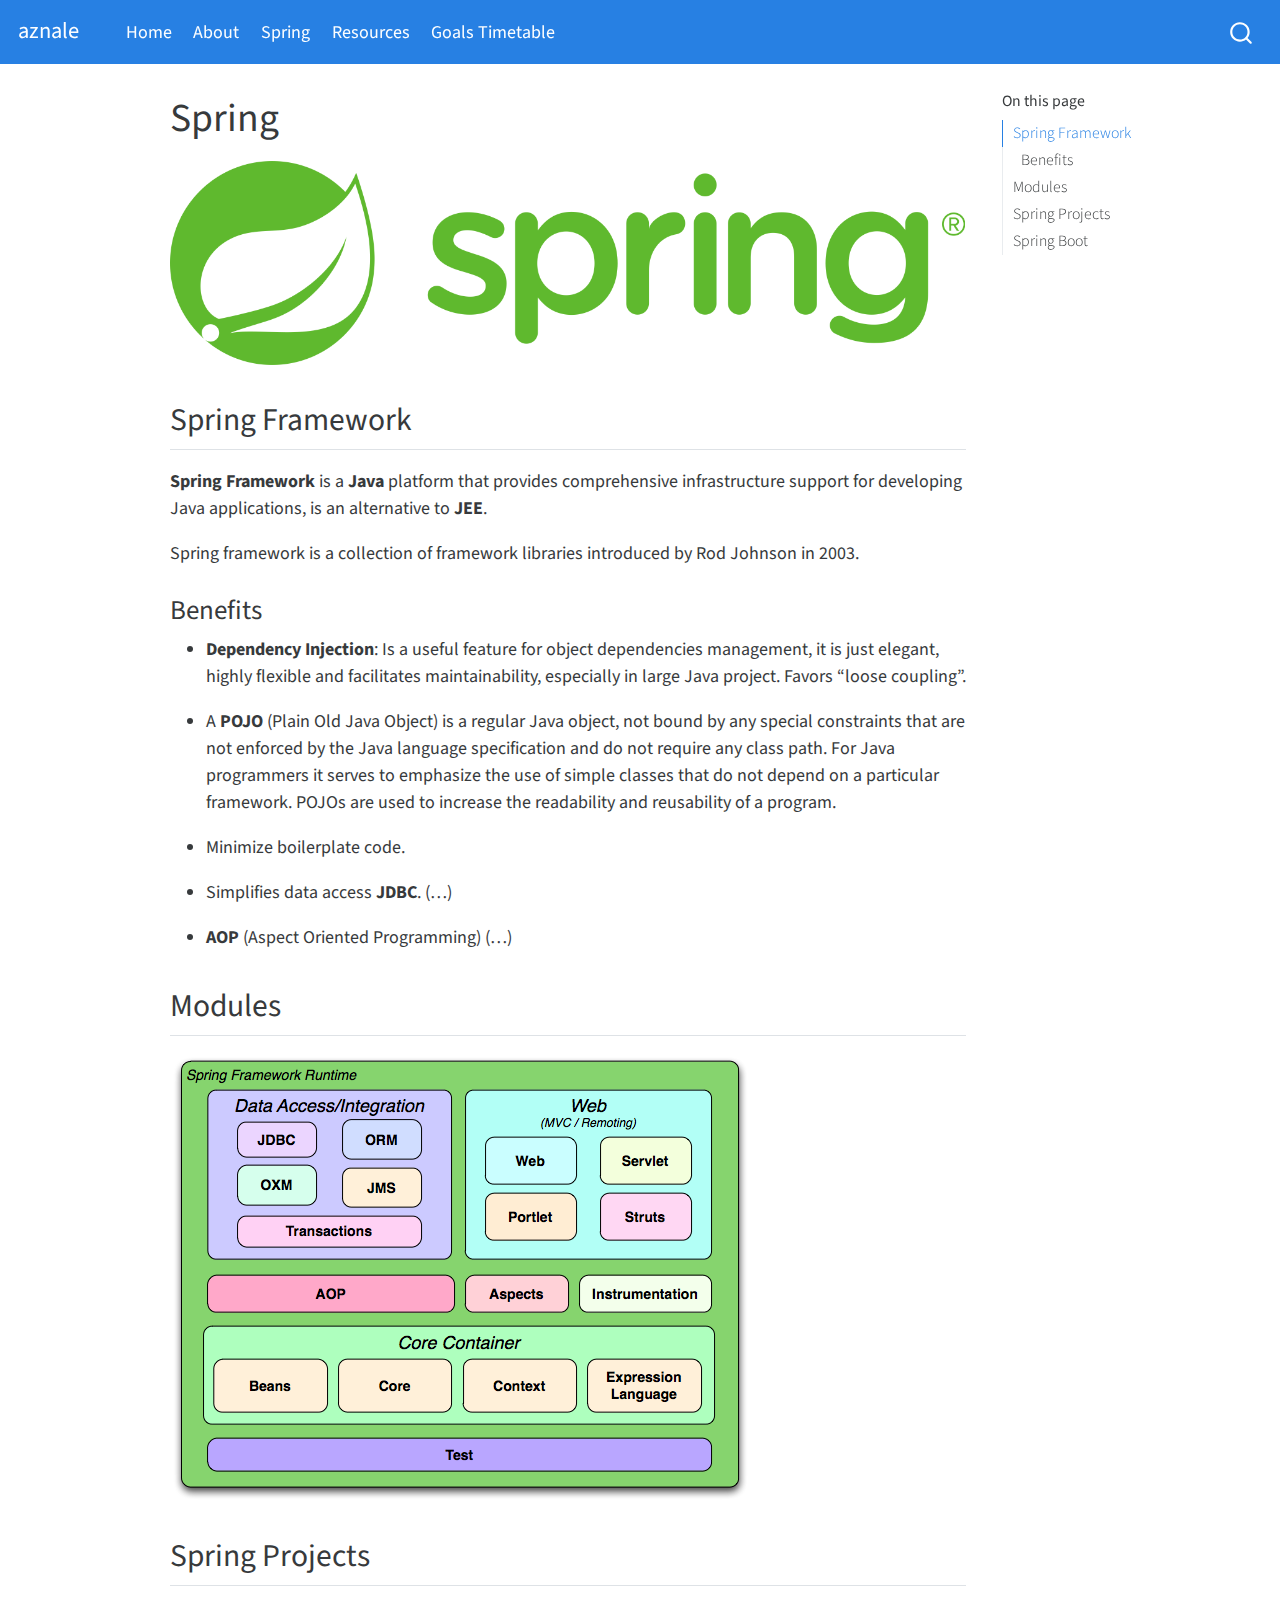
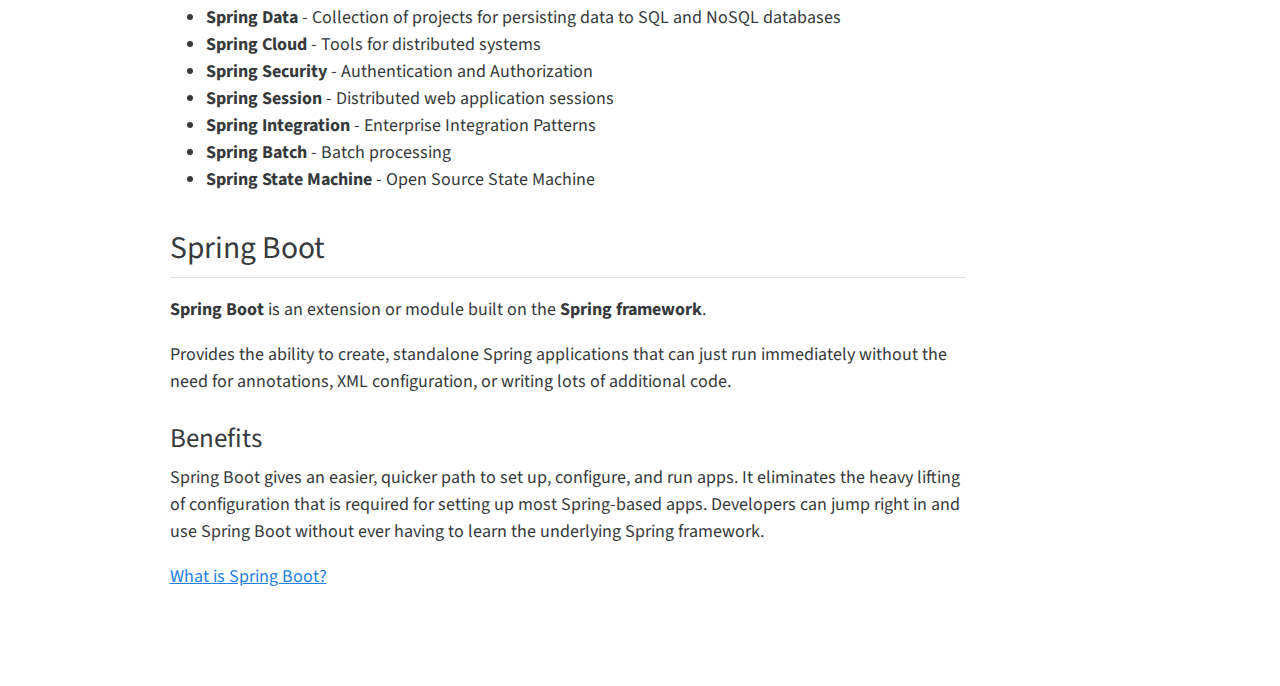
<file: spring.html>
<!DOCTYPE html>
<html xmlns="http://www.w3.org/1999/xhtml" lang="en" xml:lang="en"><head>

<meta charset="utf-8">
<meta name="generator" content="quarto-1.2.335">

<meta name="viewport" content="width=device-width, initial-scale=1.0, user-scalable=yes">


<title>aznale - Spring</title>
<style>
code{white-space: pre-wrap;}
span.smallcaps{font-variant: small-caps;}
div.columns{display: flex; gap: min(4vw, 1.5em);}
div.column{flex: auto; overflow-x: auto;}
div.hanging-indent{margin-left: 1.5em; text-indent: -1.5em;}
ul.task-list{list-style: none;}
ul.task-list li input[type="checkbox"] {
  width: 0.8em;
  margin: 0 0.8em 0.2em -1.6em;
  vertical-align: middle;
}
</style>


<script src="site_libs/quarto-nav/quarto-nav.js"></script>
<script src="site_libs/quarto-nav/headroom.min.js"></script>
<script src="site_libs/clipboard/clipboard.min.js"></script>
<script src="site_libs/quarto-search/autocomplete.umd.js"></script>
<script src="site_libs/quarto-search/fuse.min.js"></script>
<script src="site_libs/quarto-search/quarto-search.js"></script>
<meta name="quarto:offset" content="./">
<script src="site_libs/quarto-html/quarto.js"></script>
<script src="site_libs/quarto-html/popper.min.js"></script>
<script src="site_libs/quarto-html/tippy.umd.min.js"></script>
<script src="site_libs/quarto-html/anchor.min.js"></script>
<link href="site_libs/quarto-html/tippy.css" rel="stylesheet">
<link href="site_libs/quarto-html/quarto-syntax-highlighting.css" rel="stylesheet" id="quarto-text-highlighting-styles">
<script src="site_libs/bootstrap/bootstrap.min.js"></script>
<link href="site_libs/bootstrap/bootstrap-icons.css" rel="stylesheet">
<link href="site_libs/bootstrap/bootstrap.min.css" rel="stylesheet" id="quarto-bootstrap" data-mode="light">
<script id="quarto-search-options" type="application/json">{
  "location": "navbar",
  "copy-button": false,
  "collapse-after": 3,
  "panel-placement": "end",
  "type": "overlay",
  "limit": 20,
  "language": {
    "search-no-results-text": "No results",
    "search-matching-documents-text": "matching documents",
    "search-copy-link-title": "Copy link to search",
    "search-hide-matches-text": "Hide additional matches",
    "search-more-match-text": "more match in this document",
    "search-more-matches-text": "more matches in this document",
    "search-clear-button-title": "Clear",
    "search-detached-cancel-button-title": "Cancel",
    "search-submit-button-title": "Submit"
  }
}</script>


<link rel="stylesheet" href="styles.css">
</head>

<body class="nav-fixed">


<div id="quarto-search-results"></div>
  <header id="quarto-header" class="headroom fixed-top">
    <nav class="navbar navbar-expand-lg navbar-dark ">
      <div class="navbar-container container-fluid">
      <div class="navbar-brand-container">
    <a class="navbar-brand" href="./index.html">
    <span class="navbar-title">aznale</span>
    </a>
  </div>
          <button class="navbar-toggler" type="button" data-bs-toggle="collapse" data-bs-target="#navbarCollapse" aria-controls="navbarCollapse" aria-expanded="false" aria-label="Toggle navigation" onclick="if (window.quartoToggleHeadroom) { window.quartoToggleHeadroom(); }">
  <span class="navbar-toggler-icon"></span>
</button>
          <div class="collapse navbar-collapse" id="navbarCollapse">
            <ul class="navbar-nav navbar-nav-scroll me-auto">
  <li class="nav-item">
    <a class="nav-link" href="./index.html">
 <span class="menu-text">Home</span></a>
  </li>  
  <li class="nav-item">
    <a class="nav-link" href="./about.html">
 <span class="menu-text">About</span></a>
  </li>  
  <li class="nav-item">
    <a class="nav-link active" href="./spring.html" aria-current="page">
 <span class="menu-text">Spring</span></a>
  </li>  
  <li class="nav-item">
    <a class="nav-link" href="./resources.html">
 <span class="menu-text">Resources</span></a>
  </li>  
  <li class="nav-item">
    <a class="nav-link" href="./goalsTimetable.html">
 <span class="menu-text">Goals Timetable</span></a>
  </li>  
</ul>
              <div id="quarto-search" class="" title="Search"></div>
          </div> <!-- /navcollapse -->
      </div> <!-- /container-fluid -->
    </nav>
</header>
<!-- content -->
<div id="quarto-content" class="quarto-container page-columns page-rows-contents page-layout-article page-navbar">
<!-- sidebar -->
<!-- margin-sidebar -->
    <div id="quarto-margin-sidebar" class="sidebar margin-sidebar">
        <nav id="TOC" role="doc-toc" class="toc-active">
    <h2 id="toc-title">On this page</h2>
   
  <ul>
  <li><a href="#spring-framework" id="toc-spring-framework" class="nav-link active" data-scroll-target="#spring-framework">Spring Framework</a>
  <ul class="collapse">
  <li><a href="#benefits" id="toc-benefits" class="nav-link" data-scroll-target="#benefits">Benefits</a></li>
  </ul></li>
  <li><a href="#modules" id="toc-modules" class="nav-link" data-scroll-target="#modules">Modules</a></li>
  <li><a href="#spring-projects" id="toc-spring-projects" class="nav-link" data-scroll-target="#spring-projects">Spring Projects</a></li>
  <li><a href="#spring-boot" id="toc-spring-boot" class="nav-link" data-scroll-target="#spring-boot">Spring Boot</a>
  <ul class="collapse">
  <li><a href="#benefits-1" id="toc-benefits-1" class="nav-link" data-scroll-target="#benefits-1">Benefits</a></li>
  </ul></li>
  </ul>
</nav>
    </div>
<!-- main -->
<main class="content" id="quarto-document-content">

<header id="title-block-header" class="quarto-title-block default">
<div class="quarto-title">
<h1 class="title">Spring</h1>
</div>



<div class="quarto-title-meta">

    
  
    
  </div>
  

</header>

<p><img src="images/2560px-Spring_Framework_Logo_2018.svg.png" class="img-fluid" alt="Spring Logo"></p>
<section id="spring-framework" class="level2">
<h2 class="anchored" data-anchor-id="spring-framework">Spring Framework</h2>
<p><strong>Spring Framework</strong> is a <strong>Java</strong> platform that provides comprehensive infrastructure support for developing Java applications, is an alternative to <strong>JEE</strong>.</p>
<p>Spring framework is a collection of framework libraries introduced by Rod Johnson in 2003.</p>
<section id="benefits" class="level3">
<h3 class="anchored" data-anchor-id="benefits">Benefits</h3>
<ul>
<li><p><strong>Dependency Injection</strong>: Is a useful feature for object dependencies management, it is just elegant, highly flexible and facilitates maintainability, especially in large Java project. Favors “loose coupling”.</p></li>
<li><p>A <strong>POJO</strong> (Plain Old Java Object) is a regular Java object, not bound by any special constraints that are not enforced by the Java language specification and do not require any class path. For Java programmers it serves to emphasize the use of simple classes that do not depend on a particular framework. POJOs are used to increase the readability and reusability of a program.</p></li>
<li><p>Minimize boilerplate code.</p></li>
<li><p>Simplifies data access <strong>JDBC</strong>. (…)</p></li>
<li><p><strong>AOP</strong> (Aspect Oriented Programming) (…)</p></li>
</ul>
</section>
</section>
<section id="modules" class="level2">
<h2 class="anchored" data-anchor-id="modules">Modules</h2>
<p><img src="images/spring-overview.png" class="img-fluid"></p>
</section>
<section id="spring-projects" class="level2">
<h2 class="anchored" data-anchor-id="spring-projects">Spring Projects</h2>
<ul>
<li><strong>Spring Data</strong> - Collection of projects for persisting data to SQL and NoSQL databases</li>
<li><strong>Spring Cloud</strong> - Tools for distributed systems</li>
<li><strong>Spring Security</strong> - Authentication and Authorization</li>
<li><strong>Spring Session</strong> - Distributed web application sessions</li>
<li><strong>Spring Integration</strong> - Enterprise Integration Patterns</li>
<li><strong>Spring Batch</strong> - Batch processing</li>
<li><strong>Spring State Machine</strong> - Open Source State Machine</li>
</ul>
</section>
<section id="spring-boot" class="level2">
<h2 class="anchored" data-anchor-id="spring-boot">Spring Boot</h2>
<p><strong>Spring Boot</strong> is an extension or module built on the <strong>Spring framework</strong>.</p>
<p>Provides the ability to create, standalone Spring applications that can just run immediately without the need for annotations, XML configuration, or writing lots of additional code.</p>
<section id="benefits-1" class="level3">
<h3 class="anchored" data-anchor-id="benefits-1">Benefits</h3>
<p>Spring Boot gives an easier, quicker path to set up, configure, and run apps. It eliminates the heavy lifting of configuration that is required for setting up most Spring-based apps. Developers can jump right in and use Spring Boot without ever having to learn the underlying Spring framework.</p>
<p><a href="https://azure.microsoft.com/en-us/resources/cloud-computing-dictionary/what-is-java-spring-boot/">What is Spring Boot?</a></p>


</section>
</section>

</main> <!-- /main -->
<script id="quarto-html-after-body" type="application/javascript">
window.document.addEventListener("DOMContentLoaded", function (event) {
  const toggleBodyColorMode = (bsSheetEl) => {
    const mode = bsSheetEl.getAttribute("data-mode");
    const bodyEl = window.document.querySelector("body");
    if (mode === "dark") {
      bodyEl.classList.add("quarto-dark");
      bodyEl.classList.remove("quarto-light");
    } else {
      bodyEl.classList.add("quarto-light");
      bodyEl.classList.remove("quarto-dark");
    }
  }
  const toggleBodyColorPrimary = () => {
    const bsSheetEl = window.document.querySelector("link#quarto-bootstrap");
    if (bsSheetEl) {
      toggleBodyColorMode(bsSheetEl);
    }
  }
  toggleBodyColorPrimary();  
  const icon = "";
  const anchorJS = new window.AnchorJS();
  anchorJS.options = {
    placement: 'right',
    icon: icon
  };
  anchorJS.add('.anchored');
  const clipboard = new window.ClipboardJS('.code-copy-button', {
    target: function(trigger) {
      return trigger.previousElementSibling;
    }
  });
  clipboard.on('success', function(e) {
    // button target
    const button = e.trigger;
    // don't keep focus
    button.blur();
    // flash "checked"
    button.classList.add('code-copy-button-checked');
    var currentTitle = button.getAttribute("title");
    button.setAttribute("title", "Copied!");
    let tooltip;
    if (window.bootstrap) {
      button.setAttribute("data-bs-toggle", "tooltip");
      button.setAttribute("data-bs-placement", "left");
      button.setAttribute("data-bs-title", "Copied!");
      tooltip = new bootstrap.Tooltip(button, 
        { trigger: "manual", 
          customClass: "code-copy-button-tooltip",
          offset: [0, -8]});
      tooltip.show();    
    }
    setTimeout(function() {
      if (tooltip) {
        tooltip.hide();
        button.removeAttribute("data-bs-title");
        button.removeAttribute("data-bs-toggle");
        button.removeAttribute("data-bs-placement");
      }
      button.setAttribute("title", currentTitle);
      button.classList.remove('code-copy-button-checked');
    }, 1000);
    // clear code selection
    e.clearSelection();
  });
  function tippyHover(el, contentFn) {
    const config = {
      allowHTML: true,
      content: contentFn,
      maxWidth: 500,
      delay: 100,
      arrow: false,
      appendTo: function(el) {
          return el.parentElement;
      },
      interactive: true,
      interactiveBorder: 10,
      theme: 'quarto',
      placement: 'bottom-start'
    };
    window.tippy(el, config); 
  }
  const noterefs = window.document.querySelectorAll('a[role="doc-noteref"]');
  for (var i=0; i<noterefs.length; i++) {
    const ref = noterefs[i];
    tippyHover(ref, function() {
      // use id or data attribute instead here
      let href = ref.getAttribute('data-footnote-href') || ref.getAttribute('href');
      try { href = new URL(href).hash; } catch {}
      const id = href.replace(/^#\/?/, "");
      const note = window.document.getElementById(id);
      return note.innerHTML;
    });
  }
  const findCites = (el) => {
    const parentEl = el.parentElement;
    if (parentEl) {
      const cites = parentEl.dataset.cites;
      if (cites) {
        return {
          el,
          cites: cites.split(' ')
        };
      } else {
        return findCites(el.parentElement)
      }
    } else {
      return undefined;
    }
  };
  var bibliorefs = window.document.querySelectorAll('a[role="doc-biblioref"]');
  for (var i=0; i<bibliorefs.length; i++) {
    const ref = bibliorefs[i];
    const citeInfo = findCites(ref);
    if (citeInfo) {
      tippyHover(citeInfo.el, function() {
        var popup = window.document.createElement('div');
        citeInfo.cites.forEach(function(cite) {
          var citeDiv = window.document.createElement('div');
          citeDiv.classList.add('hanging-indent');
          citeDiv.classList.add('csl-entry');
          var biblioDiv = window.document.getElementById('ref-' + cite);
          if (biblioDiv) {
            citeDiv.innerHTML = biblioDiv.innerHTML;
          }
          popup.appendChild(citeDiv);
        });
        return popup.innerHTML;
      });
    }
  }
});
</script>
</div> <!-- /content -->



</body></html>
</file>
<file: site_libs/quarto-html/tippy.css>
.tippy-box[data-animation=fade][data-state=hidden]{opacity:0}[data-tippy-root]{max-width:calc(100vw - 10px)}.tippy-box{position:relative;background-color:#333;color:#fff;border-radius:4px;font-size:14px;line-height:1.4;white-space:normal;outline:0;transition-property:transform,visibility,opacity}.tippy-box[data-placement^=top]>.tippy-arrow{bottom:0}.tippy-box[data-placement^=top]>.tippy-arrow:before{bottom:-7px;left:0;border-width:8px 8px 0;border-top-color:initial;transform-origin:center top}.tippy-box[data-placement^=bottom]>.tippy-arrow{top:0}.tippy-box[data-placement^=bottom]>.tippy-arrow:before{top:-7px;left:0;border-width:0 8px 8px;border-bottom-color:initial;transform-origin:center bottom}.tippy-box[data-placement^=left]>.tippy-arrow{right:0}.tippy-box[data-placement^=left]>.tippy-arrow:before{border-width:8px 0 8px 8px;border-left-color:initial;right:-7px;transform-origin:center left}.tippy-box[data-placement^=right]>.tippy-arrow{left:0}.tippy-box[data-placement^=right]>.tippy-arrow:before{left:-7px;border-width:8px 8px 8px 0;border-right-color:initial;transform-origin:center right}.tippy-box[data-inertia][data-state=visible]{transition-timing-function:cubic-bezier(.54,1.5,.38,1.11)}.tippy-arrow{width:16px;height:16px;color:#333}.tippy-arrow:before{content:"";position:absolute;border-color:transparent;border-style:solid}.tippy-content{position:relative;padding:5px 9px;z-index:1}
</file>
<file: site_libs/quarto-html/quarto-syntax-highlighting.css>
/* quarto syntax highlight colors */
:root {
  --quarto-hl-ot-color: #003B4F;
  --quarto-hl-at-color: #657422;
  --quarto-hl-ss-color: #20794D;
  --quarto-hl-an-color: #5E5E5E;
  --quarto-hl-fu-color: #4758AB;
  --quarto-hl-st-color: #20794D;
  --quarto-hl-cf-color: #003B4F;
  --quarto-hl-op-color: #5E5E5E;
  --quarto-hl-er-color: #AD0000;
  --quarto-hl-bn-color: #AD0000;
  --quarto-hl-al-color: #AD0000;
  --quarto-hl-va-color: #111111;
  --quarto-hl-bu-color: inherit;
  --quarto-hl-ex-color: inherit;
  --quarto-hl-pp-color: #AD0000;
  --quarto-hl-in-color: #5E5E5E;
  --quarto-hl-vs-color: #20794D;
  --quarto-hl-wa-color: #5E5E5E;
  --quarto-hl-do-color: #5E5E5E;
  --quarto-hl-im-color: #00769E;
  --quarto-hl-ch-color: #20794D;
  --quarto-hl-dt-color: #AD0000;
  --quarto-hl-fl-color: #AD0000;
  --quarto-hl-co-color: #5E5E5E;
  --quarto-hl-cv-color: #5E5E5E;
  --quarto-hl-cn-color: #8f5902;
  --quarto-hl-sc-color: #5E5E5E;
  --quarto-hl-dv-color: #AD0000;
  --quarto-hl-kw-color: #003B4F;
}

/* other quarto variables */
:root {
  --quarto-font-monospace: SFMono-Regular, Menlo, Monaco, Consolas, "Liberation Mono", "Courier New", monospace;
}

pre > code.sourceCode > span {
  color: #003B4F;
}

code span {
  color: #003B4F;
}

code.sourceCode > span {
  color: #003B4F;
}

div.sourceCode,
div.sourceCode pre.sourceCode {
  color: #003B4F;
}

code span.ot {
  color: #003B4F;
}

code span.at {
  color: #657422;
}

code span.ss {
  color: #20794D;
}

code span.an {
  color: #5E5E5E;
}

code span.fu {
  color: #4758AB;
}

code span.st {
  color: #20794D;
}

code span.cf {
  color: #003B4F;
}

code span.op {
  color: #5E5E5E;
}

code span.er {
  color: #AD0000;
}

code span.bn {
  color: #AD0000;
}

code span.al {
  color: #AD0000;
}

code span.va {
  color: #111111;
}

code span.pp {
  color: #AD0000;
}

code span.in {
  color: #5E5E5E;
}

code span.vs {
  color: #20794D;
}

code span.wa {
  color: #5E5E5E;
  font-style: italic;
}

code span.do {
  color: #5E5E5E;
  font-style: italic;
}

code span.im {
  color: #00769E;
}

code span.ch {
  color: #20794D;
}

code span.dt {
  color: #AD0000;
}

code span.fl {
  color: #AD0000;
}

code span.co {
  color: #5E5E5E;
}

code span.cv {
  color: #5E5E5E;
  font-style: italic;
}

code span.cn {
  color: #8f5902;
}

code span.sc {
  color: #5E5E5E;
}

code span.dv {
  color: #AD0000;
}

code span.kw {
  color: #003B4F;
}

.prevent-inlining {
  content: "</";
}

/*# sourceMappingURL=debc5d5d77c3f9108843748ff7464032.css.map */
</file>
<file: styles.css>
/* css styles */
.border{
    padding: 10px 20px 10px 20px;
    background-color: whitesmoke;
}
</file>
